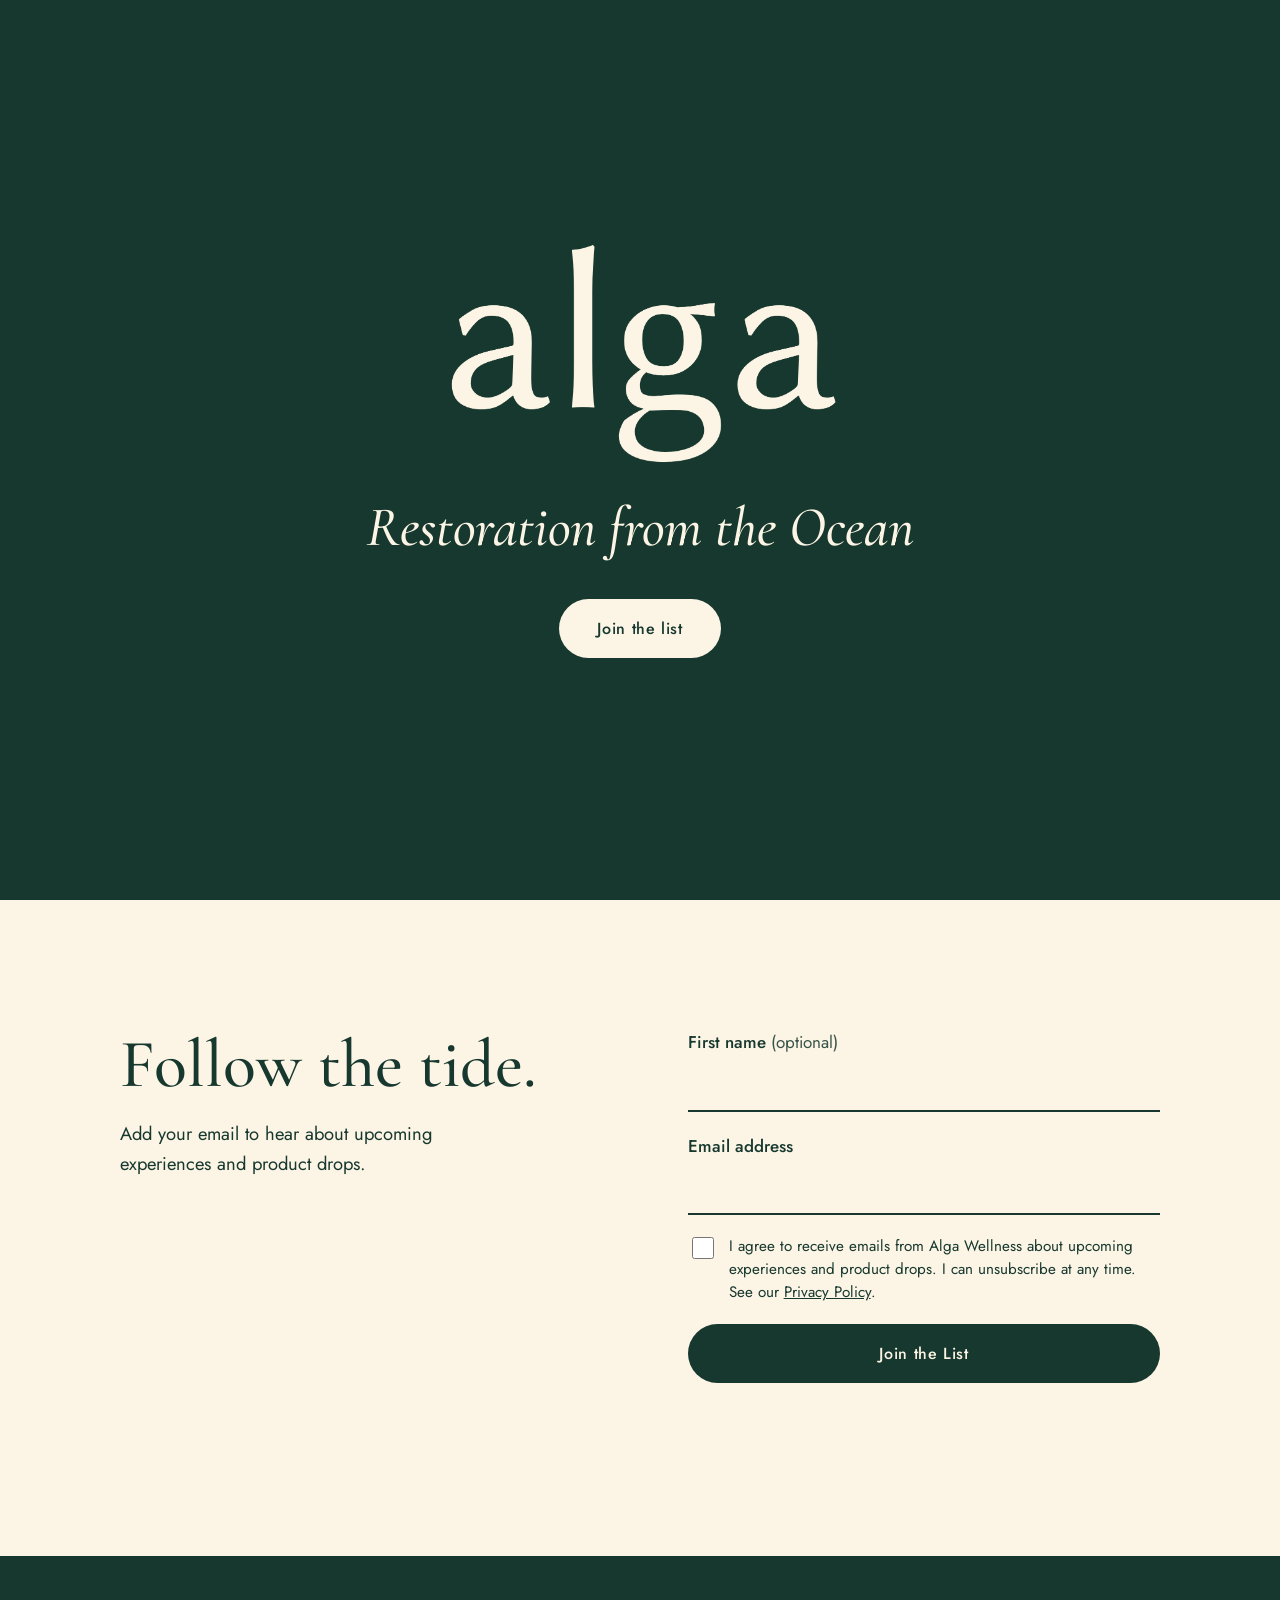
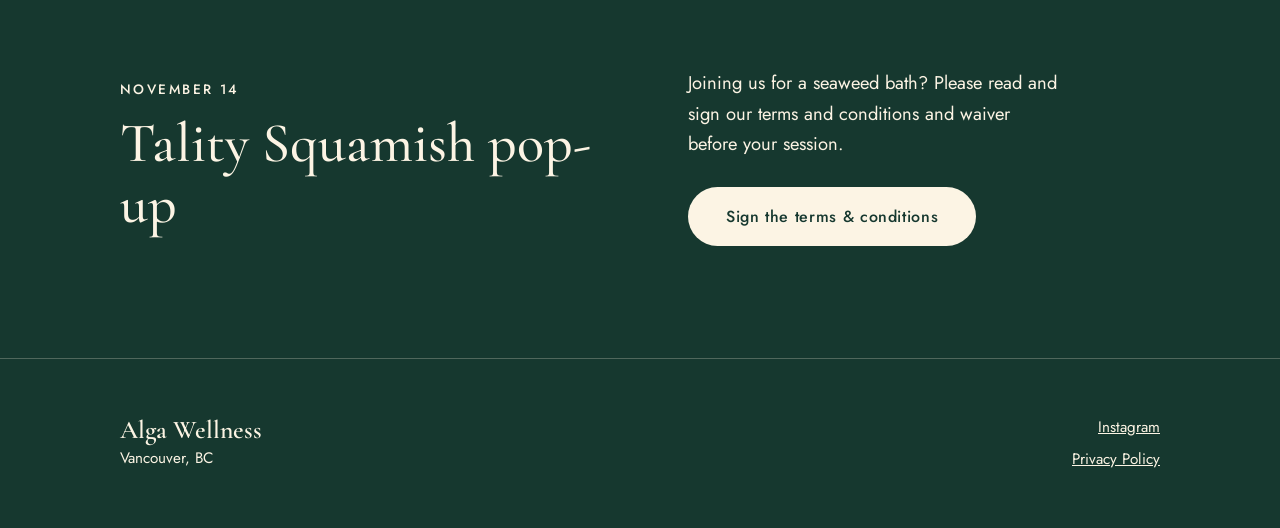
<file: index.html>
<!DOCTYPE html>
<html lang="en">
<head>
  <meta charset="utf-8">
  <meta name="viewport" content="width=device-width, initial-scale=1">
  <title>Alga Wellness | Restoration from the Ocean</title>
  <meta name="description" content="Alga Wellness, Vancouver, BC. Join the list for upcoming experiences and product drops.">
  <meta name="theme-color" content="#16382F">
  <meta property="og:title" content="Alga Wellness | Restoration from the Ocean">
  <meta property="og:description" content="Join the list for upcoming experiences and product drops.">
  <meta property="og:type" content="website">
  <link rel="icon" type="image/png" href="favicon.png">
  <link rel="apple-touch-icon" href="apple-touch-icon.png">
  <meta property="og:image" content="https://join.algawellness.com/og-image.png">
  <meta property="og:image:width" content="1200">
  <meta property="og:image:height" content="630">
  <meta name="twitter:card" content="summary_large_image">
  <meta name="twitter:image" content="https://join.algawellness.com/og-image.png">
  <link rel="preconnect" href="https://fonts.googleapis.com">
  <link rel="preconnect" href="https://fonts.gstatic.com" crossorigin>
  <link rel="stylesheet" href="https://fonts.googleapis.com/css2?family=Cormorant+Garamond:ital,wght@0,500;0,600;1,500&family=Jost:wght@400;500&display=swap">
  <link rel="stylesheet" href="styles.css">
</head>
<body>

  <main>
    <!-- HERO -->
    <section class="hero" aria-labelledby="hero-title">
      <div class="logo-frame">
        <img src="alga-logo.png" alt="Alga Wellness" width="2000" height="2000">
      </div>
      <h1 id="hero-title">Restoration from the Ocean</h1>
      <a class="btn btn-light" href="#join">Join the list</a>
    </section>

    <!-- WAITLIST -->
    <section class="waitlist" id="join" aria-labelledby="join-title">
      <div class="waitlist-inner">
        <div class="waitlist-copy">
          <h2 id="join-title">Follow the tide.</h2>
          <p>Add your email to hear about upcoming experiences and product drops.</p>
        </div>

        <form id="signup-form" class="form" method="post" novalidate>
          <div class="field">
            <label for="first-name">First name <span class="optional">(optional)</span></label>
            <input id="first-name" name="fields[name]" type="text" autocomplete="given-name">
          </div>
          <div class="field">
            <label for="email">Email address</label>
            <input id="email" name="fields[email]" type="email" autocomplete="email" required aria-describedby="form-message">
          </div>

          <div class="consent">
            <input id="consent" name="consent" type="checkbox" required>
            <label for="consent">I agree to receive emails from Alga Wellness about upcoming experiences and product drops. I can unsubscribe at any time. See our <a href="privacy.html">Privacy Policy</a>.</label>
          </div>

          <!-- Required by MailerLite. Do not remove. -->
          <input type="hidden" name="ml-submit" value="1">
          <input type="hidden" name="anticsrf" value="true">

          <div class="btn-wrap" id="btn-wrap">
            <button class="btn btn-dark" type="submit" id="submit-btn">Join the List</button>
          </div>
          <p id="form-message" class="message" role="status" aria-live="polite"></p>
        </form>
      </div>
    </section>

    <!-- POP-UP WAIVER -->
    <section class="popup" id="popup" aria-labelledby="popup-title">
      <div class="popup-inner">
        <div class="popup-copy">
          <p class="eyebrow">November 14</p>
          <h2 id="popup-title">Tality Squamish pop-up</h2>
        </div>
        <div class="popup-action">
          <p>Joining us for a seaweed bath? Please read and sign our terms and conditions and waiver before your session.</p>
          <a class="btn btn-light" href="https://form.jotform.com/263088877958078" target="_blank" rel="noopener">Sign the terms &amp; conditions</a>
        </div>
      </div>
    </section>
  </main>

  <!-- FOOTER -->
  <footer class="footer">
    <div class="footer-inner">
      <div>
        <p class="footer-name">Alga Wellness</p>
        <p>Vancouver, BC</p>
      </div>
      <ul class="footer-links">
        <li><a href="https://www.instagram.com/algawellness" rel="noopener">Instagram</a></li>
        <!-- To add a contact email later, add: <li><a href="mailto:you@yourdomain.com">you@yourdomain.com</a></li> -->
        <li><a href="privacy.html">Privacy Policy</a></li>
      </ul>
    </div>
  </footer>

  <script src="script.js"></script>
</body>
</html>
</file>
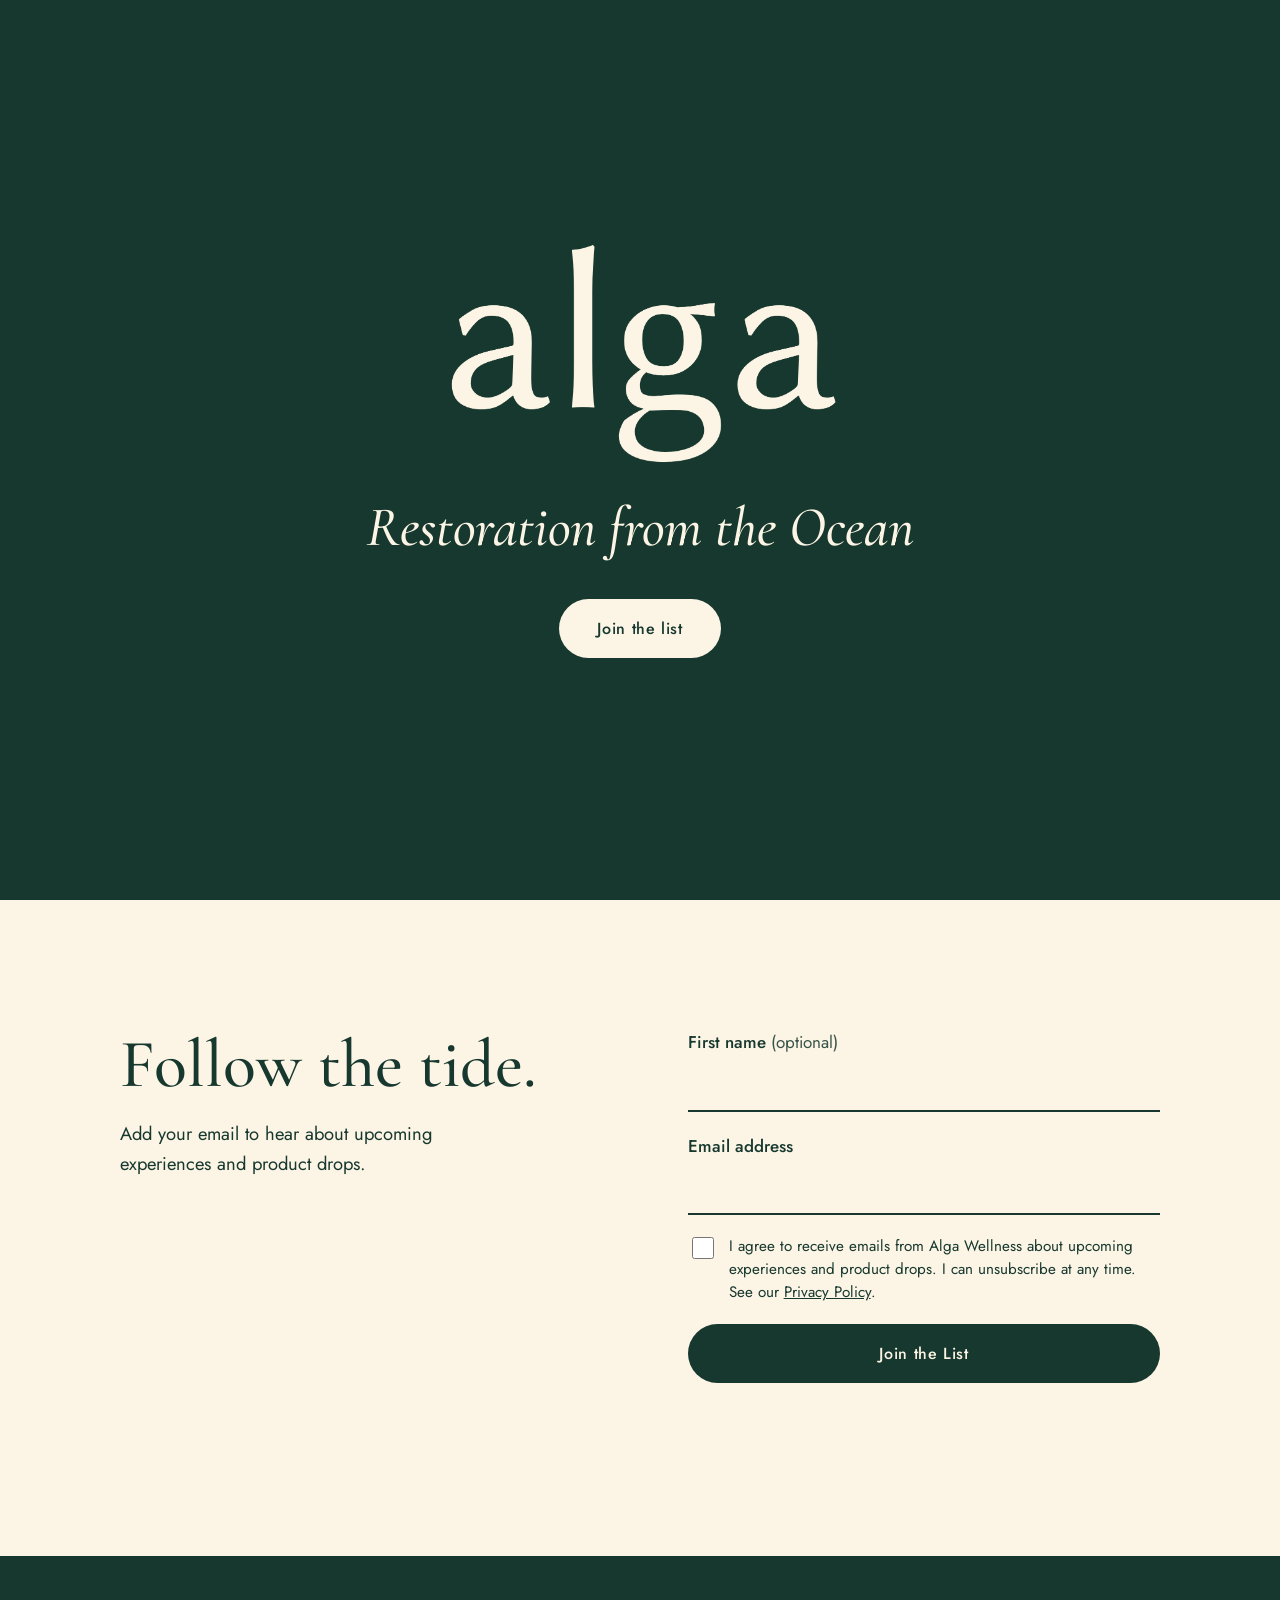
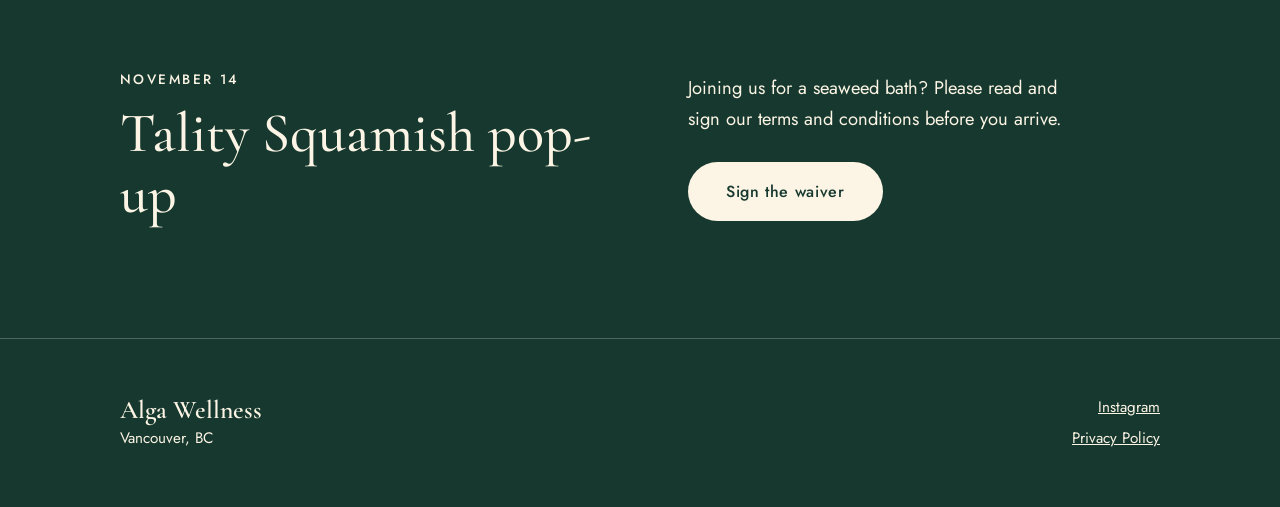
<file: index (1).html>
<!DOCTYPE html>
<html lang="en">
<head>
  <meta charset="utf-8">
  <meta name="viewport" content="width=device-width, initial-scale=1">
  <title>Alga Wellness | Restoration from the Ocean</title>
  <meta name="description" content="Alga Wellness, Vancouver, BC. Join the list for upcoming experiences and product drops.">
  <meta name="theme-color" content="#16382F">
  <meta property="og:title" content="Alga Wellness | Restoration from the Ocean">
  <meta property="og:description" content="Join the list for upcoming experiences and product drops.">
  <meta property="og:type" content="website">
  <link rel="icon" type="image/png" href="favicon.png">
  <link rel="apple-touch-icon" href="apple-touch-icon.png">
  <meta property="og:image" content="https://join.algawellness.com/og-image.png">
  <meta property="og:image:width" content="1200">
  <meta property="og:image:height" content="630">
  <meta name="twitter:card" content="summary_large_image">
  <meta name="twitter:image" content="https://join.algawellness.com/og-image.png">
  <link rel="preconnect" href="https://fonts.googleapis.com">
  <link rel="preconnect" href="https://fonts.gstatic.com" crossorigin>
  <link rel="stylesheet" href="https://fonts.googleapis.com/css2?family=Cormorant+Garamond:ital,wght@0,500;0,600;1,500&family=Jost:wght@400;500&display=swap">
  <link rel="stylesheet" href="styles.css">
</head>
<body>

  <main>
    <!-- HERO -->
    <section class="hero" aria-labelledby="hero-title">
      <div class="logo-frame">
        <img src="alga-logo.png" alt="Alga Wellness" width="2000" height="2000">
      </div>
      <h1 id="hero-title">Restoration from the Ocean</h1>
      <a class="btn btn-light" href="#join">Join the list</a>
    </section>

    <!-- WAITLIST -->
    <section class="waitlist" id="join" aria-labelledby="join-title">
      <div class="waitlist-inner">
        <div class="waitlist-copy">
          <h2 id="join-title">Follow the tide.</h2>
          <p>Add your email to hear about upcoming experiences and product drops.</p>
        </div>

        <form id="signup-form" class="form" method="post" novalidate>
          <div class="field">
            <label for="first-name">First name <span class="optional">(optional)</span></label>
            <input id="first-name" name="fields[name]" type="text" autocomplete="given-name">
          </div>
          <div class="field">
            <label for="email">Email address</label>
            <input id="email" name="fields[email]" type="email" autocomplete="email" required aria-describedby="form-message">
          </div>

          <div class="consent">
            <input id="consent" name="consent" type="checkbox" required>
            <label for="consent">I agree to receive emails from Alga Wellness about upcoming experiences and product drops. I can unsubscribe at any time. See our <a href="privacy.html">Privacy Policy</a>.</label>
          </div>

          <!-- Required by MailerLite. Do not remove. -->
          <input type="hidden" name="ml-submit" value="1">
          <input type="hidden" name="anticsrf" value="true">

          <div class="btn-wrap" id="btn-wrap">
            <button class="btn btn-dark" type="submit" id="submit-btn">Join the List</button>
          </div>
          <p id="form-message" class="message" role="status" aria-live="polite"></p>
        </form>
      </div>
    </section>

    <!-- POP-UP WAIVER -->
    <section class="popup" id="popup" aria-labelledby="popup-title">
      <div class="popup-inner">
        <div class="popup-copy">
          <p class="eyebrow">November 14</p>
          <h2 id="popup-title">Tality Squamish pop-up</h2>
        </div>
        <div class="popup-action">
          <p>Joining us for a seaweed bath? Please read and sign our terms and conditions before you arrive.</p>
          <a class="btn btn-light" href="https://form.jotform.com/263088877958078" target="_blank" rel="noopener">Sign the waiver</a>
        </div>
      </div>
    </section>
  </main>

  <!-- FOOTER -->
  <footer class="footer">
    <div class="footer-inner">
      <div>
        <p class="footer-name">Alga Wellness</p>
        <p>Vancouver, BC</p>
      </div>
      <ul class="footer-links">
        <li><a href="https://www.instagram.com/algawellness" rel="noopener">Instagram</a></li>
        <!-- To add a contact email later, add: <li><a href="mailto:you@yourdomain.com">you@yourdomain.com</a></li> -->
        <li><a href="privacy.html">Privacy Policy</a></li>
      </ul>
    </div>
  </footer>

  <script src="script.js"></script>
</body>
</html>
</file>
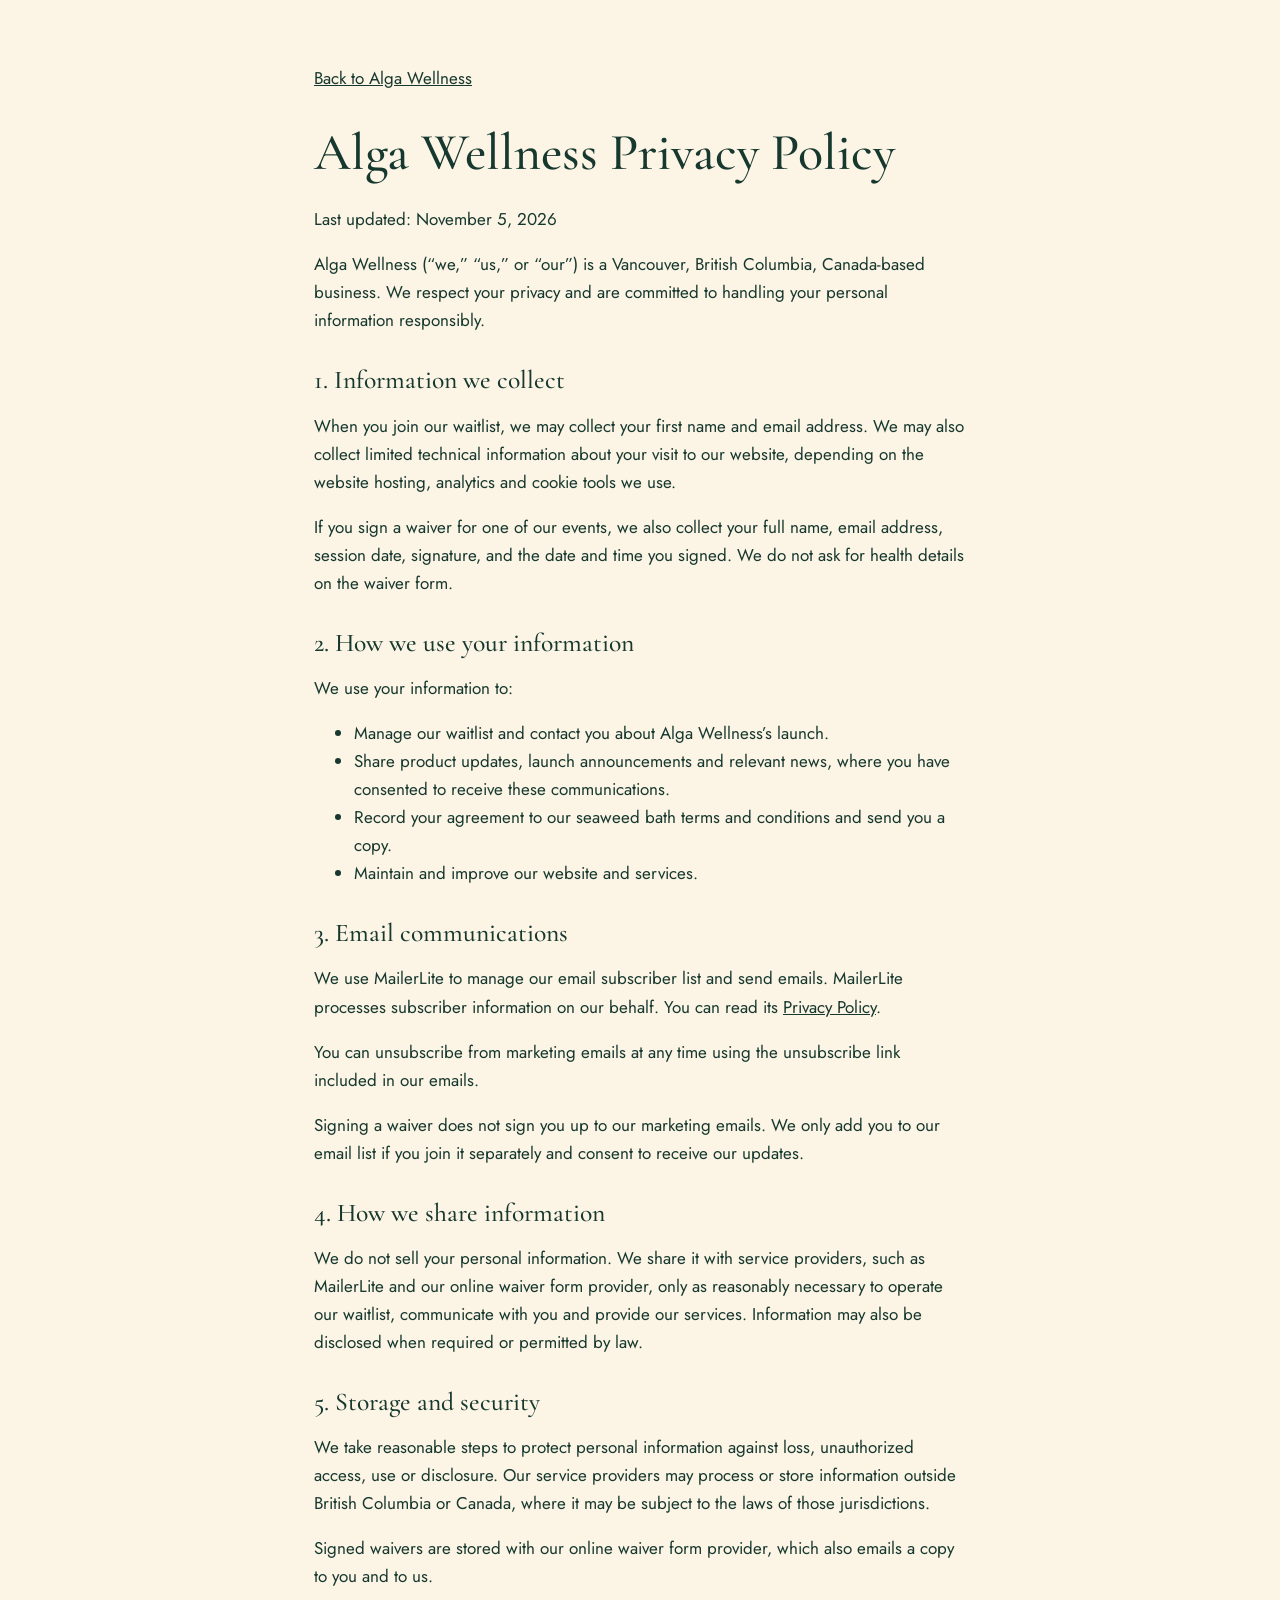
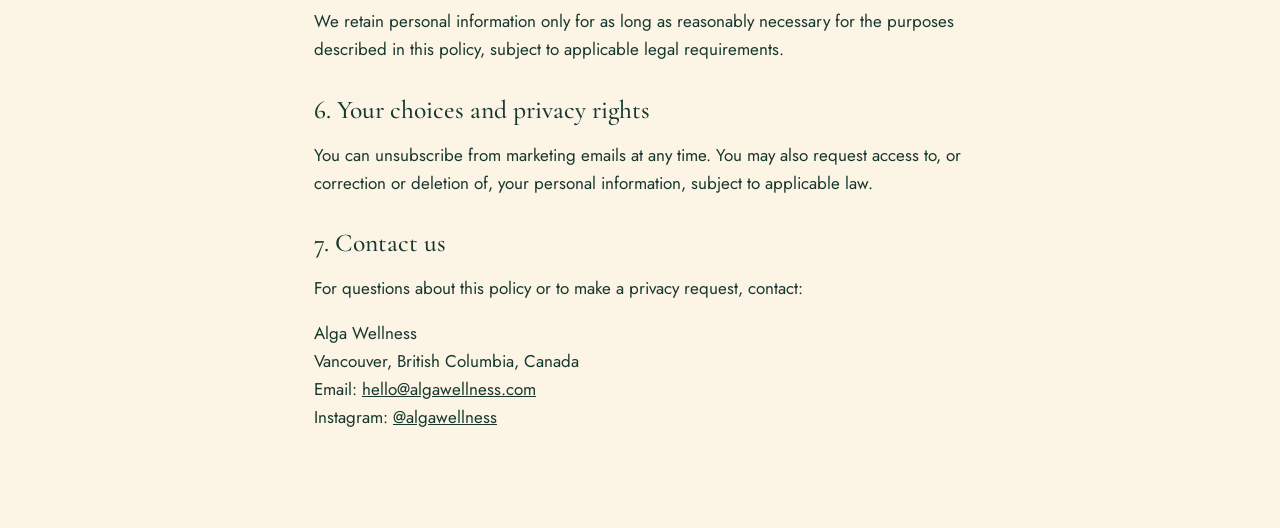
<file: privacy.html>
<!DOCTYPE html>
<html lang="en">
<head>
  <meta charset="utf-8">
  <meta name="viewport" content="width=device-width, initial-scale=1">
  <title>Privacy Policy | Alga Wellness</title>
  <meta name="robots" content="noindex">
  <link rel="stylesheet" href="https://fonts.googleapis.com/css2?family=Cormorant+Garamond:ital,wght@0,500;0,600;1,500&family=Jost:wght@400;500&display=swap">
  <link rel="stylesheet" href="styles.css">
</head>
<body>
  <main class="doc">
    <a class="back" href="index.html">Back to Alga Wellness</a>
    <h1>Alga Wellness Privacy Policy</h1>
    <p>Last updated: November 5, 2026</p>

    <p>Alga Wellness (“we,” “us,” or “our”) is a Vancouver, British Columbia, Canada-based business. We respect your privacy and are committed to handling your personal information responsibly.</p>

    <h2>1. Information we collect</h2>
    <p>When you join our waitlist, we may collect your first name and email address. We may also collect limited technical information about your visit to our website, depending on the website hosting, analytics and cookie tools we use.</p>
    <p>If you sign a waiver for one of our events, we also collect your full name, email address, session date, signature, and the date and time you signed. We do not ask for health details on the waiver form.</p>

    <h2>2. How we use your information</h2>
    <p>We use your information to:</p>
    <ul>
      <li>Manage our waitlist and contact you about Alga Wellness’s launch.</li>
      <li>Share product updates, launch announcements and relevant news, where you have consented to receive these communications.</li>
      <li>Record your agreement to our seaweed bath terms and conditions and send you a copy.</li>
      <li>Maintain and improve our website and services.</li>
    </ul>

    <h2>3. Email communications</h2>
    <p>We use MailerLite to manage our email subscriber list and send emails. MailerLite processes subscriber information on our behalf. You can read its <a href="https://www.mailerlite.com/legal/privacy-policy" rel="noopener">Privacy Policy</a>.</p>
    <p>You can unsubscribe from marketing emails at any time using the unsubscribe link included in our emails.</p>
    <p>Signing a waiver does not sign you up to our marketing emails. We only add you to our email list if you join it separately and consent to receive our updates.</p>

    <h2>4. How we share information</h2>
    <p>We do not sell your personal information. We share it with service providers, such as MailerLite and our online waiver form provider, only as reasonably necessary to operate our waitlist, communicate with you and provide our services. Information may also be disclosed when required or permitted by law.</p>

    <h2>5. Storage and security</h2>
    <p>We take reasonable steps to protect personal information against loss, unauthorized access, use or disclosure. Our service providers may process or store information outside British Columbia or Canada, where it may be subject to the laws of those jurisdictions.</p>
    <p>Signed waivers are stored with our online waiver form provider, which also emails a copy to you and to us.</p>
    <p>We retain personal information only for as long as reasonably necessary for the purposes described in this policy, subject to applicable legal requirements.</p>

    <h2>6. Your choices and privacy rights</h2>
    <p>You can unsubscribe from marketing emails at any time. You may also request access to, or correction or deletion of, your personal information, subject to applicable law.</p>

    <h2>7. Contact us</h2>
    <p>For questions about this policy or to make a privacy request, contact:</p>
    <p>Alga Wellness<br>Vancouver, British Columbia, Canada<br>Email: <a href="mailto:hello@algawellness.com">hello@algawellness.com</a><br>Instagram: <a href="https://www.instagram.com/algawellness" rel="noopener">@algawellness</a></p>
  </main>
</body>
</html>
</file>
<file: styles.css>
/* ALGA WELLNESS: edit colours here */
:root {
  --green: #16382F;
  --beige: #FCF4E4;
  --error: #8A2B1F;       /* used on beige only */
  --serif: "Cormorant Garamond", Georgia, "Times New Roman", serif;
  --sans: "Jost", "Helvetica Neue", Arial, sans-serif;
}

*, *::before, *::after { box-sizing: border-box; }
html { scroll-behavior: smooth; }
body { margin: 0; font-family: var(--sans); font-size: 1.0625rem; line-height: 1.65; color: var(--green); background: var(--beige); }
h1, h2 { font-family: var(--serif); font-weight: 500; line-height: 1.1; margin: 0; }
a { color: inherit; }
:focus-visible { outline: 3px solid currentColor; outline-offset: 3px; }

/* Buttons */
.btn { display: inline-block; font: 500 1rem var(--sans); letter-spacing: .04em; padding: 1rem 2.25rem; border-radius: 999px; border: 2px solid transparent; cursor: pointer; text-decoration: none; transition: opacity .2s; }
.btn:hover { opacity: .88; }
.btn-light { background: var(--beige); color: var(--green); }
.btn-dark { background: var(--green); color: var(--beige); width: 100%; }
.btn[disabled] { opacity: .6; cursor: wait; }

/* Hero */
.hero { background: var(--green); color: var(--beige); min-height: 100svh; display: flex; flex-direction: column; align-items: center; justify-content: center; text-align: center; padding: 2rem 1.5rem 4rem; }
.logo-frame { width: min(100%, 620px); aspect-ratio: 16 / 7; overflow: hidden; }
.logo-frame img { width: 100%; height: 100%; object-fit: cover; object-position: center 54%; display: block; }
.hero h1 { font-size: clamp(2rem, 6.5vw, 3.5rem); font-style: italic; margin: 1rem 0 2.5rem; }

/* Waitlist */
.waitlist { background: var(--beige); color: var(--green); padding: clamp(4rem, 10vw, 8rem) 1.5rem; }
.waitlist-inner { max-width: 1040px; margin: 0 auto; display: grid; gap: 2.5rem; }
.waitlist h2 { font-size: clamp(2.5rem, 7vw, 4.25rem); margin-bottom: 1rem; }
.waitlist-copy p { max-width: 30ch; margin: 0; font-size: 1.15rem; }

.form { display: grid; gap: 1.25rem; align-content: start; }
.field label { display: block; font-weight: 500; margin-bottom: .4rem; }
.optional { font-weight: 400; opacity: .85; }
.field input { width: 100%; font: inherit; color: var(--green); background: transparent; border: 0; border-bottom: 2px solid var(--green); padding: .6rem 0; border-radius: 0; }
.field input:focus-visible { outline-offset: 4px; }
.consent { display: flex; gap: .75rem; align-items: flex-start; font-size: .95rem; line-height: 1.5; }
.consent input { flex: none; width: 1.35rem; height: 1.35rem; margin-top: .1rem; accent-color: var(--green); }
.message { margin: 0; min-height: 1.5em; font-weight: 500; }
.message.error { color: var(--error); }
.message.success { color: var(--green); }

/* Pop-up waiver */
.popup { background: var(--green); color: var(--beige); padding: clamp(4rem, 10vw, 7rem) 1.5rem; border-bottom: 1px solid rgba(252, 244, 228, .25); }
.popup-inner { max-width: 1040px; margin: 0 auto; display: grid; gap: 2rem; }
.popup .eyebrow { margin: 0 0 .75rem; font-size: .85rem; font-weight: 500; letter-spacing: .18em; text-transform: uppercase; }
.popup h2 { font-size: clamp(2.25rem, 6vw, 3.5rem); }
.popup-action p { margin: 0 0 1.75rem; max-width: 34ch; font-size: 1.15rem; }

/* Signup bubbles (play for about a second after a successful signup) */
.btn-wrap { position: relative; }
.btn-wrap .btn { position: relative; z-index: 2; }
.bubble { position: absolute; bottom: 1.2rem; z-index: 1; border: 1.5px solid var(--green); border-radius: 50%; opacity: 0; pointer-events: none; animation: bubble-rise var(--t) ease-out var(--d) forwards; }
@keyframes bubble-rise { 0% { transform: translate(0, 0) scale(.6); opacity: 0; } 15% { opacity: .9; } 100% { transform: translate(var(--x), -150px) scale(1); opacity: 0; } }

/* Footer */
.footer { background: var(--green); color: var(--beige); padding: 3.5rem 1.5rem; font-size: .95rem; }
.footer-inner { max-width: 1040px; margin: 0 auto; display: grid; gap: 2rem; }
.footer p { margin: 0; }
.footer-name { font-family: var(--serif); font-size: 1.6rem; font-weight: 600; line-height: 1.2; }
.footer-links { list-style: none; margin: 0; padding: 0; display: grid; gap: .4rem; }

@media (min-width: 800px) {
  .waitlist-inner { grid-template-columns: 1fr 1fr; gap: 6rem; align-items: start; }
  .popup-inner { grid-template-columns: 1fr 1fr; gap: 6rem; align-items: center; }
  .footer-inner { grid-template-columns: 1fr auto; }
  .footer-links { text-align: right; }
}

/* Privacy page */
.doc { max-width: 700px; margin: 0 auto; padding: 4rem 1.5rem 5rem; }
.doc h1 { font-size: clamp(2.25rem, 6vw, 3.25rem); margin-bottom: 1.5rem; }
.doc h2 { font-size: 1.6rem; margin: 2rem 0 .5rem; }
.doc .back { display: inline-block; margin-bottom: 2rem; }

@media (prefers-reduced-motion: reduce) { html { scroll-behavior: auto; } .btn { transition: none; } .bubble { display: none; } }
</file>
